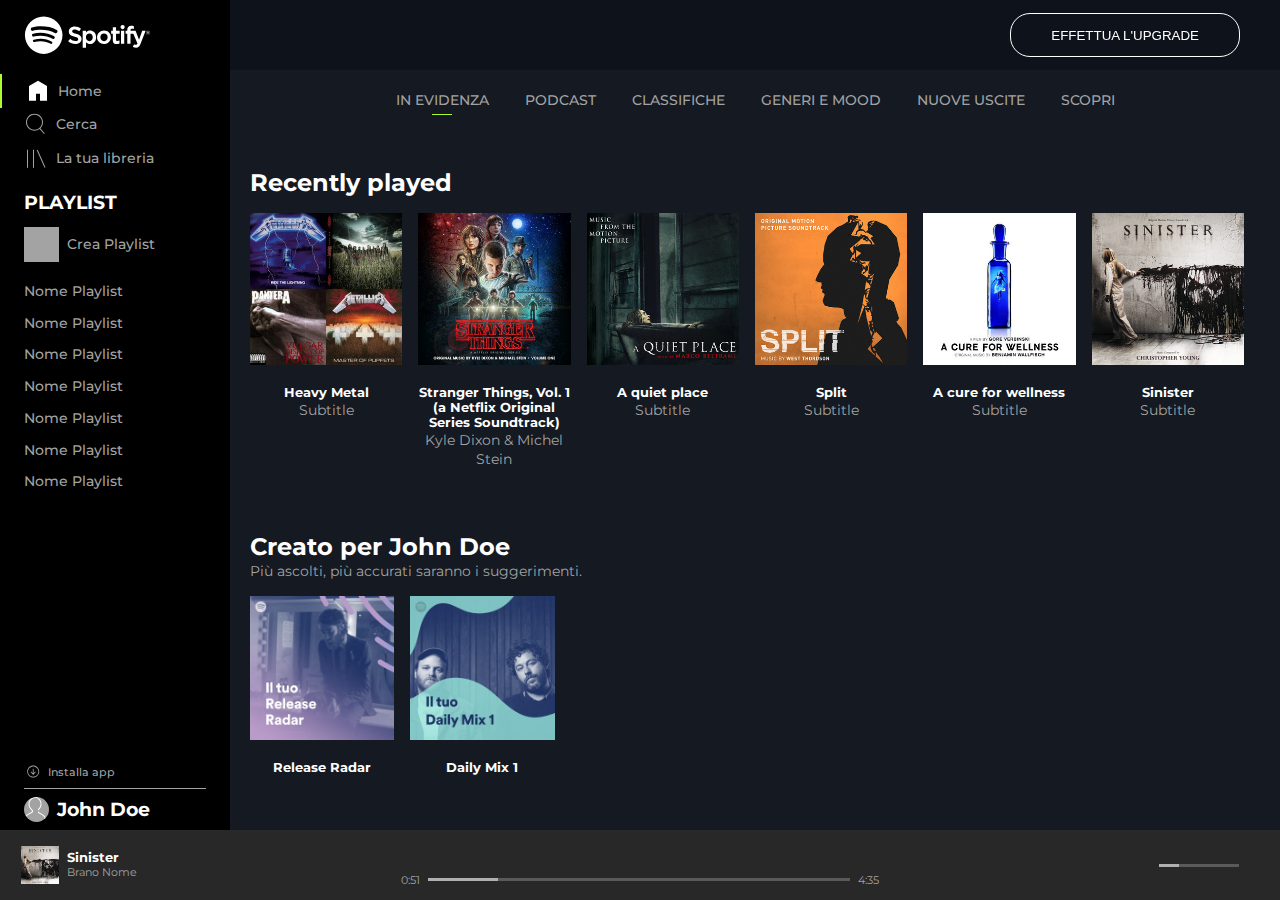
<file: index.html>
<!DOCTYPE html>
<html lang="en">
<head>
    <meta charset="UTF-8">
    <meta http-equiv="X-UA-Compatible" content="IE=edge">
    <meta name="viewport" content="width=device-width, initial-scale=1.0">
    <link rel="preconnect" href="https://fonts.googleapis.com">
    <link rel="preconnect" href="https://fonts.gstatic.com" crossorigin>
    <link
        href="https://fonts.googleapis.com/css2?family=Montserrat:ital,wght@0,100;0,200;0,300;0,400;0,500;0,600;0,700;0,800;0,900;1,100;1,200;1,300;1,400;1,500;1,600;1,700;1,800;1,900&display=swap"
        rel="stylesheet">
    <link rel="stylesheet" href="https://cdnjs.cloudflare.com/ajax/libs/font-awesome/6.0.0-beta2/css/all.min.css"
        integrity="sha512-YWzhKL2whUzgiheMoBFwW8CKV4qpHQAEuvilg9FAn5VJUDwKZZxkJNuGM4XkWuk94WCrrwslk8yWNGmY1EduTA=="
        crossorigin="anonymous" referrerpolicy="no-referrer" />
    <link rel="stylesheet" href="css/style.css">
    <link rel="icon" type="image/png" href="img/favicon.ico">
    <title>Spotify</title>
</head>
<body>
    <!-- container generale -->
    <div class="container">
        <!-- main -->
        <main class="clearfix">
            <!-- colonna sinistra -->
            <div class="col-left float-left flex">
                <!-- parte alta colonna sinistra -->
                <div class="upper-col-left">
                    <div class="spotify-logo">
                        <img class="logo-big" src="img/logo.svg" alt="">
                        <img class="logo-small" src="img/logo-small.svg" alt="">
                    </div>
                    <div class="left-navbar">
                        <ul>
                            <li class="bordered">
                                <a class="flex" href="#">
                                    <svg viewBox="0 0 512 512" xmlns="http://www.w3.org/2000/svg">
                                        <path d="M448 463.746h-149.333v-149.333h-85.334v149.333h-149.333v-315.428l192-111.746 192 110.984v316.19z"/>
                                    </svg>
                                    <span>Home</span>
                                </a>
                            </li>
                            <li>
                                <a class="flex" href="#">
                                    <svg viewBox="0 0 512 512" xmlns="http://www.w3.org/2000/svg">
                                    <path
                                        d="M349.714 347.937l93.714 109.969-16.254 13.969-93.969-109.969q-48.508 36.825-109.207 36.825-36.826 0-70.476-14.349t-57.905-38.603-38.603-57.905-14.349-70.476 14.349-70.476 38.603-57.905 57.905-38.603 70.476-14.349 70.476 14.349 57.905 38.603 38.603 57.905 14.349 70.476q0 37.841-14.73 71.619t-40.889 58.921zM224 377.397q43.428 0 80.254-21.461t58.286-58.286 21.461-80.254-21.461-80.254-58.286-58.285-80.254-21.46-80.254 21.46-58.285 58.285-21.46 80.254 21.46 80.254 58.285 58.286 80.254 21.461z"/>
                                    </svg>
                                    <span>Cerca</span>
                                </a>
                            </li>
                            <li>
                                <a class="flex" href="#">
                                    <svg viewBox="0 0 512 512" xmlns="http://www.w3.org/2000/svg">
                                    <path
                                        d="M291.301 81.778l166.349 373.587-19.301 8.635-166.349-373.587zM64 463.746v-384h21.334v384h-21.334zM192 463.746v-384h21.334v384h-21.334z"/>
                                    </svg>
                                    <span>La tua libreria</span>
                                </a>
                            </li>
                        </ul>
                    </div>
                    <div class="playlist">
                        <h3>Playlist</h3>
                        <div class="create-playlist">
                            <a href="#" class="flex">
                                <div class="plus-container flex">
                                    <i class="fas fa-plus"></i>
                                </div>
                                <span>Crea Playlist</span>
                            </a>
                        </div>
                        <div class="name-playlist">
                            <ul>
                                <li><a href="#"><span>Nome Playlist</span></a></li>
                                <li><a href="#"><span>Nome Playlist</span></a></li>
                                <li><a href="#"><span>Nome Playlist</span></a></li>
                                <li><a href="#"><span>Nome Playlist</span></a></li>
                                <li><a href="#"><span>Nome Playlist</span></a></li>
                                <li><a href="#"><span>Nome Playlist</span></a></li>
                                <li><a href="#"><span>Nome Playlist</span></a></li>
                            </ul>
                        </div>
                    </div>
                </div>
                <!-- /parte alta colonna sinistra -->

                <!-- footer colonna sinistra -->
                <div class="footer-col-left flex">
                    <div class="install-app">
                        <a href="#" class="flex">
                            <svg viewBox="0 0 20 20" xmlns="http://www.w3.org/2000/svg">
                            <title>Download icon</title>
                            <path
                                d="M12 11.657V6h-1v5.65L9.076 9.414l-.758.65 3.183 3.702 3.195-3.7-.758-.653L12 11.657zM11.5 2C7.358 2 4 5.358 4 9.5c0 4.142 3.358 7.5 7.5 7.5 4.142 0 7.5-3.358 7.5-7.5C19 5.358 15.642 2 11.5 2zm0 14C7.916 16 5 13.084 5 9.5S7.916 3 11.5 3 18 5.916 18 9.5 15.084 16 11.5 16z" />
                            </svg>
                            <span>Installa app</span>
                        </a>
                    </div>
                    <div class="user flex">
                        <div class="user-image">

                        </div>
                        <h3>John Doe</h3>
                    </div>
                </div>
                <!-- /footer colonna sinistra -->
            </div>
            <!-- /colonna sinistra -->

            <!-- colonna destra -->
            <div class="col-right float-left">
                <!-- barra fixed "effettua upgrade" -->
                <div class="upgrade fixed flex">
                    <button>Effettua l'upgrade</button>
                </div>
                <!-- /barra fixed "effettua upgrade" -->

                <!-- container colonna destra -->
                <div class="right-container">

                    <!-- navbar -->
                    <div class="right-navbar">
                        <ul class="navbar-ul">
                            <li>
                                <a class="flex" href="#"><span>in evidenza</span>
                                    <div class="green-border"></div>
                                </a>
                            </li>
                            <li><a href="#"><span>podcast</span></a></li>
                            <li><a href="#"><span>classifiche</span></a></li>
                            <li><a href="#"><span>generi e mood</span></a></li>
                            <li><a href="#"><span>nuove uscite</span></a></li>
                            <li><a href="#"><span>scopri</span></a></li>
                        </ul>
                    </div>
                    <!-- /navbar -->

                    <!-- sezione "recently played" -->
                    <div class="section recently-played">
                        <div class="section-title">
                            <h2>Recently played</h2>
                        </div>
                        <ul class="album-container flex">
                            <li class="album">
                                <div class="cover">
                                    <img src="img/metal_lifting.jpg" alt="">
                                    <div class="grey-overlay">
                                        <i class="far fa-play-circle"></i>
                                    </div>
                                </div>
                                <div class="title">
                                    <h3>Heavy Metal</h3>
                                    <span>Subtitle</span>
                                </div>
                            </li>
                            <li class="album">
                                <div class="cover">
                                    <div class="grey-overlay">
                                        <i class="far fa-play-circle"></i>
                                    </div>
                                    <img src="img/stranger.jpeg" alt="">
                                </div>
                                <div class="title">
                                    <h3>Stranger Things, Vol. 1 (a Netflix Original Series Soundtrack)</h3>
                                    <span>Kyle Dixon &amp; Michel Stein</span>
                                </div>
                            </li>
                            <li class="album">
                                <div class="cover">
                                    <div class="grey-overlay">
                                        <i class="far fa-play-circle"></i>
                                    </div>
                                    <img src="img/aquietplace.jpeg" alt="">
                                </div>
                                <div class="title">
                                    <h3>A quiet place</h3>
                                    <span>Subtitle</span>
                                </div>
                            </li>
                            <li class="album">
                                <div class="cover">
                                    <div class="grey-overlay">
                                        <i class="far fa-play-circle"></i>
                                    </div>
                                    <img src="img/split.jpeg" alt="">
                                </div>
                                <div class="title">
                                    <h3>Split</h3>
                                    <span>Subtitle</span>
                                </div>
                            </li>
                            <li class="album">
                                <div class="cover">
                                    <div class="grey-overlay">
                                        <i class="far fa-play-circle"></i>
                                    </div>
                                    <img src="img/cure.jpeg" alt="">
                                </div>
                                <div class="title">
                                    <h3>A cure for wellness</h3>
                                    <span>Subtitle</span>
                                </div>
                            </li>
                            <li class="album">
                                <div class="cover">
                                    <div class="grey-overlay">
                                        <i class="far fa-play-circle"></i>
                                    </div>
                                    <img src="img/sinister.jpeg" alt="">
                                </div>
                                <div class="title">
                                    <h3>Sinister</h3>
                                    <span>Subtitle</span>
                                </div>
                            </li>
                        </ul>
                    </div>
                    <!-- /sezione "recently played" -->

                    <!-- sezione "creato per john doe" -->
                    <div class="section created-for-you">
                        <div class="section-title">
                            <h2>Creato per John Doe</h2>
                            <span>Pi&ugrave; ascolti, pi&ugrave; accurati saranno i suggerimenti.</span>
                        </div>
                        <ul class="album-container flex">
                            <li class="album">
                                <div class="cover">
                                    <div class="grey-overlay">
                                        <i class="far fa-play-circle"></i>
                                    </div>
                                    <img src="img/radar.jpeg" alt="">
                                </div>
                                <div class="title">
                                    <h3>Release Radar</h3>
                                </div>
                            </li>
                            <li class="album">
                                <div class="cover">
                                    <div class="grey-overlay">
                                        <i class="far fa-play-circle"></i>
                                    </div>
                                    <img src="img/mixdaily.jpeg" alt="">
                                </div>
                                <div class="title">
                                    <h3>Daily Mix 1</h3>
                                </div>
                            </li>
                        </ul>
                    </div>
                    <!-- /sezione "creato per john doe" -->

                    <!-- sezione "artisti più popolari" -->
                    <div class="section most-popular">
                        <div class="section-title">
                            <h2>Artisti pi&ugrave; popolari</h2>
                            <span>Pi&ugrave; ascolti, pi&ugrave; accurati saranno i suggerimenti.</span>
                        </div>
                        <ul class="album-container flex">
                            <li class="album">
                                <div class="cover">
                                    <div class="grey-overlay">
                                        <i class="far fa-play-circle"></i>
                                    </div>
                                    <img src="img/youg.jpeg" alt="">
                                </div>
                                <div class="title">
                                    <h3>Lana del Rey</h3>
                                </div>
                            </li>
                            <li class="album">
                                <div class="cover">
                                    <div class="grey-overlay">
                                        <i class="far fa-play-circle"></i>
                                    </div>
                                    <img src="img/einaudi.jpeg" alt="">
                                </div>
                                <div class="title">
                                    <h3>Ludovico Einaudi</h3>
                                </div>
                            </li>
                        </ul>
                    </div>
                    <!-- /sezione "artisti più popolari" -->
                </div>
                <!-- /container colonna destra -->
            </div>
            <!-- /colonna destra -->
        </main>
        <!-- /main -->

        <!-- footer -->
        <footer class="flex">

            <!-- colonna sinistra -->
            <div class="footer-col-left flex">
                <div class="footer-left-content flex">
                    <img src="img/sinister.jpeg" alt="">
                    <div class="song-title flex">
                        <a href="#"><span class="author">Sinister</span></a>
                        <a href="#"><span class="song-name">Brano Nome</span></a>
                    </div>
                </div>
                <div class="footer-right-content flex">
                    <i class="far fa-heart"></i>
                    <i class="far fa-folder"></i>
                </div>
            </div>
            <!-- /colonna sinistra -->

            <!-- colonna centrale -->
            <div class="footer-col-center flex">
                <div class="media-player flex">
                    <i class="fas fa-random"></i>
                    <i class="fas fa-step-backward"></i>
                    <i class="far fa-play-circle"></i>
                    <i class="fas fa-step-forward"></i>
                    <i class="fas fa-redo"></i>
                </div>
                <div class="progress-bar flex">
                    <span>0:51</span>
                    <div class="progress-done flex">
                        <div class="progress-dot"></div>
                    </div>
                    <div class="progress-left"></div>
                    <span>4:35</span>
                </div>
            </div>
            <!-- /colonna centrale -->

            <!-- colonna destra -->
            <div class="footer-col-right flex">
                <i class="fas fa-list-ul"></i>
                <i class="fas fa-desktop"></i>
                <div class="volume-bar flex">
                    <i class="fas fa-volume-up"></i>
                    <div class="volume-done flex">
                        <div class="progress-dot"></div>
                    </div>
                    <div class="volume-left"></div>
                </div>
            </div>
            <!-- /colonna destra -->
        </footer>
        <!-- /footer -->
    </div>
    <!-- /container generale -->
</body>
</html>
</file>
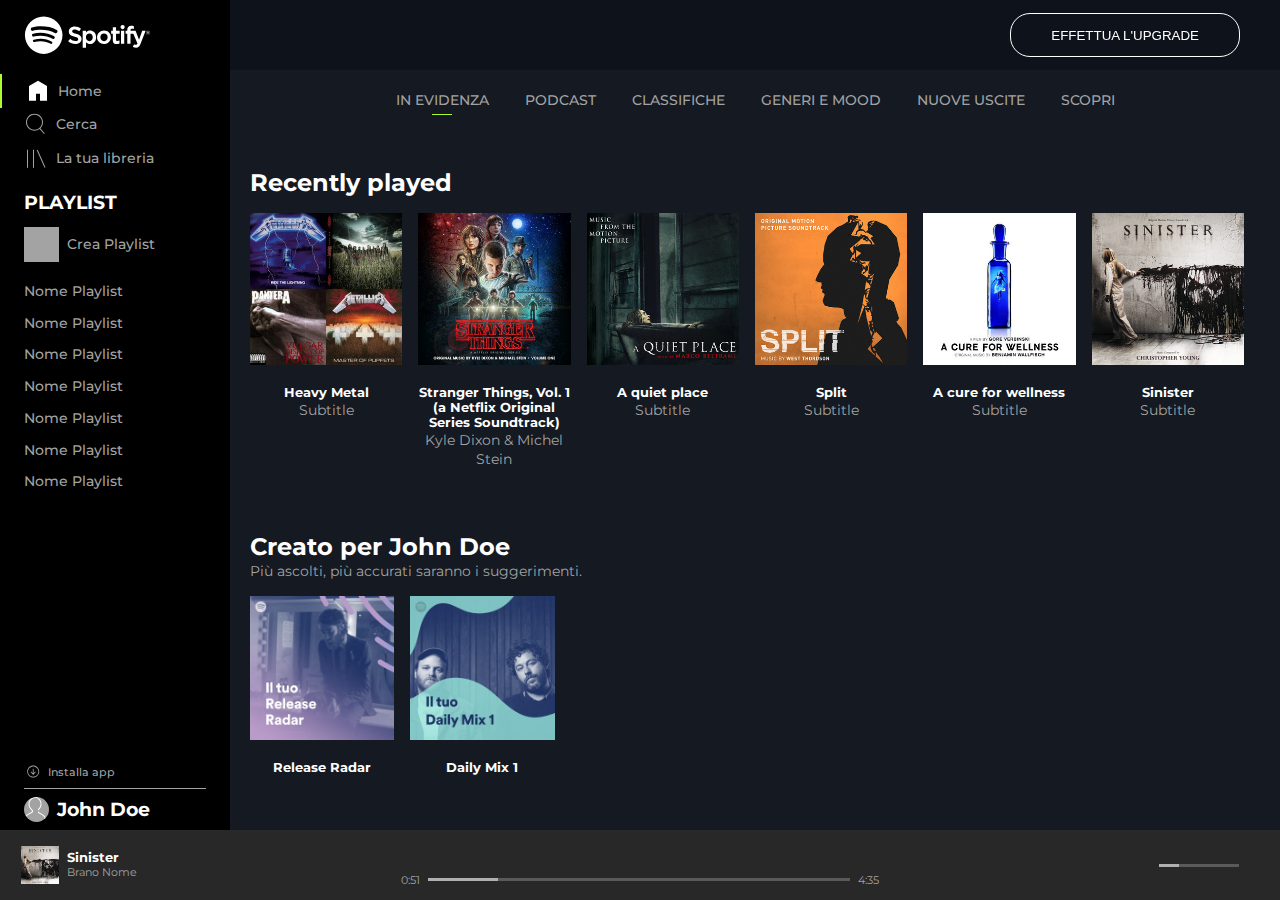
<file: bonus/index.html>
<!DOCTYPE html>
<html lang="en">
<head>
    <meta charset="UTF-8">
    <meta http-equiv="X-UA-Compatible" content="IE=edge">
    <meta name="viewport" content="width=device-width, initial-scale=1.0">
    <link rel="preconnect" href="https://fonts.googleapis.com">
    <link rel="preconnect" href="https://fonts.gstatic.com" crossorigin>
    <link
        href="https://fonts.googleapis.com/css2?family=Montserrat:ital,wght@0,100;0,200;0,300;0,400;0,500;0,600;0,700;0,800;0,900;1,100;1,200;1,300;1,400;1,500;1,600;1,700;1,800;1,900&display=swap"
        rel="stylesheet">
    <link rel="stylesheet" href="https://cdnjs.cloudflare.com/ajax/libs/font-awesome/6.0.0-beta2/css/all.min.css"
        integrity="sha512-YWzhKL2whUzgiheMoBFwW8CKV4qpHQAEuvilg9FAn5VJUDwKZZxkJNuGM4XkWuk94WCrrwslk8yWNGmY1EduTA=="
        crossorigin="anonymous" referrerpolicy="no-referrer" />
    <link rel="stylesheet" href="css/style.css">
    <link rel="icon" type="image/png" href="img/favicon.ico">
    <title>Spotify</title>
</head>
<body>
    <!-- container generale -->
    <div class="container">
        <!-- main -->
        <main class="clearfix">
            <!-- colonna sinistra -->
            <div class="col-left flex">
                <!-- parte alta colonna sinistra -->
                <div class="upper-col-left">
                    <div class="spotify-logo">
                        <img class="logo-big" src="img/logo.svg" alt="">
                        <img class="logo-small" src="img/logo-small.svg" alt="">
                    </div>
                    <div class="left-navbar">
                        <ul>
                            <li class="bordered">
                                <a class="flex" href="#">
                                    <svg viewBox="0 0 512 512" xmlns="http://www.w3.org/2000/svg">
                                        <path d="M448 463.746h-149.333v-149.333h-85.334v149.333h-149.333v-315.428l192-111.746 192 110.984v316.19z"/>
                                    </svg>
                                    <span>Home</span>
                                </a>
                            </li>
                            <li>
                                <a class="flex" href="#">
                                    <svg viewBox="0 0 512 512" xmlns="http://www.w3.org/2000/svg">
                                    <path
                                        d="M349.714 347.937l93.714 109.969-16.254 13.969-93.969-109.969q-48.508 36.825-109.207 36.825-36.826 0-70.476-14.349t-57.905-38.603-38.603-57.905-14.349-70.476 14.349-70.476 38.603-57.905 57.905-38.603 70.476-14.349 70.476 14.349 57.905 38.603 38.603 57.905 14.349 70.476q0 37.841-14.73 71.619t-40.889 58.921zM224 377.397q43.428 0 80.254-21.461t58.286-58.286 21.461-80.254-21.461-80.254-58.286-58.285-80.254-21.46-80.254 21.46-58.285 58.285-21.46 80.254 21.46 80.254 58.285 58.286 80.254 21.461z"/>
                                    </svg>
                                    <span>Cerca</span>
                                </a>
                            </li>
                            <li>
                                <a class="flex" href="#">
                                    <svg viewBox="0 0 512 512" xmlns="http://www.w3.org/2000/svg">
                                    <path
                                        d="M291.301 81.778l166.349 373.587-19.301 8.635-166.349-373.587zM64 463.746v-384h21.334v384h-21.334zM192 463.746v-384h21.334v384h-21.334z"/>
                                    </svg>
                                    <span>La tua libreria</span>
                                </a>
                            </li>
                        </ul>
                    </div>
                    <div class="playlist">
                        <h3>Playlist</h3>
                        <div class="create-playlist">
                            <a href="#" class="flex">
                                <div class="plus-container flex">
                                    <i class="fas fa-plus"></i>
                                </div>
                                <span>Crea Playlist</span>
                            </a>
                        </div>
                        <div class="name-playlist">
                            <ul>
                                <li><a href="#"><span>Nome Playlist</span></a></li>
                                <li><a href="#"><span>Nome Playlist</span></a></li>
                                <li><a href="#"><span>Nome Playlist</span></a></li>
                                <li><a href="#"><span>Nome Playlist</span></a></li>
                                <li><a href="#"><span>Nome Playlist</span></a></li>
                                <li><a href="#"><span>Nome Playlist</span></a></li>
                                <li><a href="#"><span>Nome Playlist</span></a></li>
                            </ul>
                        </div>
                    </div>
                </div>
                <!-- /parte alta colonna sinistra -->

                <!-- footer colonna sinistra -->
                <div class="footer-col-left flex">
                    <div class="install-app">
                        <a href="#" class="flex">
                            <svg viewBox="0 0 20 20" xmlns="http://www.w3.org/2000/svg">
                            <title>Download icon</title>
                            <path
                                d="M12 11.657V6h-1v5.65L9.076 9.414l-.758.65 3.183 3.702 3.195-3.7-.758-.653L12 11.657zM11.5 2C7.358 2 4 5.358 4 9.5c0 4.142 3.358 7.5 7.5 7.5 4.142 0 7.5-3.358 7.5-7.5C19 5.358 15.642 2 11.5 2zm0 14C7.916 16 5 13.084 5 9.5S7.916 3 11.5 3 18 5.916 18 9.5 15.084 16 11.5 16z" />
                            </svg>
                            <span>Installa app</span>
                        </a>
                    </div>
                    <div class="user flex">
                        <div class="user-image">

                        </div>
                        <h3>John Doe</h3>
                    </div>
                </div>
                <!-- /footer colonna sinistra -->
            </div>
            <!-- /colonna sinistra -->

            <!-- colonna destra -->
            <div class="col-right">
                <!-- barra fixed "effettua upgrade" -->
                <div class="upgrade fixed flex">
                    <button>Effettua l'upgrade</button>
                </div>
                <!-- /barra fixed "effettua upgrade" -->

                <!-- container colonna destra -->
                <div class="right-container">

                    <!-- navbar -->
                    <div class="right-navbar">
                        <ul class="navbar-ul">
                            <li>
                                <a class="flex" href="#"><span>in evidenza</span>
                                    <div class="green-border"></div>
                                </a>
                            </li>
                            <li><a href="#"><span>podcast</span></a></li>
                            <li><a href="#"><span>classifiche</span></a></li>
                            <li><a href="#"><span>generi e mood</span></a></li>
                            <li><a href="#"><span>nuove uscite</span></a></li>
                            <li><a href="#"><span>scopri</span></a></li>
                        </ul>
                    </div>
                    <!-- /navbar -->

                    <!-- sezione "recently played" -->
                    <div class="section recently-played">
                        <div class="section-title">
                            <h2>Recently played</h2>
                        </div>
                        <ul class="album-container flex">
                            <li class="album">
                                <div class="cover">
                                    <img src="img/metal_lifting.jpg" alt="">
                                    <div class="grey-overlay">
                                        <i class="far fa-play-circle"></i>
                                    </div>
                                </div>
                                <div class="title">
                                    <h3>Heavy Metal</h3>
                                    <span>Subtitle</span>
                                </div>
                            </li>
                            <li class="album">
                                <div class="cover">
                                    <div class="grey-overlay">
                                        <i class="far fa-play-circle"></i>
                                    </div>
                                    <img src="img/stranger.jpeg" alt="">
                                </div>
                                <div class="title">
                                    <h3>Stranger Things, Vol. 1 (a Netflix Original Series Soundtrack)</h3>
                                    <span>Kyle Dixon &amp; Michel Stein</span>
                                </div>
                            </li>
                            <li class="album">
                                <div class="cover">
                                    <div class="grey-overlay">
                                        <i class="far fa-play-circle"></i>
                                    </div>
                                    <img src="img/aquietplace.jpeg" alt="">
                                </div>
                                <div class="title">
                                    <h3>A quiet place</h3>
                                    <span>Subtitle</span>
                                </div>
                            </li>
                            <li class="album">
                                <div class="cover">
                                    <div class="grey-overlay">
                                        <i class="far fa-play-circle"></i>
                                    </div>
                                    <img src="img/split.jpeg" alt="">
                                </div>
                                <div class="title">
                                    <h3>Split</h3>
                                    <span>Subtitle</span>
                                </div>
                            </li>
                            <li class="album">
                                <div class="cover">
                                    <div class="grey-overlay">
                                        <i class="far fa-play-circle"></i>
                                    </div>
                                    <img src="img/cure.jpeg" alt="">
                                </div>
                                <div class="title">
                                    <h3>A cure for wellness</h3>
                                    <span>Subtitle</span>
                                </div>
                            </li>
                            <li class="album">
                                <div class="cover">
                                    <div class="grey-overlay">
                                        <i class="far fa-play-circle"></i>
                                    </div>
                                    <img src="img/sinister.jpeg" alt="">
                                </div>
                                <div class="title">
                                    <h3>Sinister</h3>
                                    <span>Subtitle</span>
                                </div>
                            </li>
                        </ul>
                    </div>
                    <!-- /sezione "recently played" -->

                    <!-- sezione "creato per john doe" -->
                    <div class="section created-for-you">
                        <div class="section-title">
                            <h2>Creato per John Doe</h2>
                            <span>Pi&ugrave; ascolti, pi&ugrave; accurati saranno i suggerimenti.</span>
                        </div>
                        <ul class="album-container flex">
                            <li class="album">
                                <div class="cover">
                                    <div class="grey-overlay">
                                        <i class="far fa-play-circle"></i>
                                    </div>
                                    <img src="img/radar.jpeg" alt="">
                                </div>
                                <div class="title">
                                    <h3>Release Radar</h3>
                                </div>
                            </li>
                            <li class="album">
                                <div class="cover">
                                    <div class="grey-overlay">
                                        <i class="far fa-play-circle"></i>
                                    </div>
                                    <img src="img/mixdaily.jpeg" alt="">
                                </div>
                                <div class="title">
                                    <h3>Daily Mix 1</h3>
                                </div>
                            </li>
                        </ul>
                    </div>
                    <!-- /sezione "creato per john doe" -->

                    <!-- sezione "artisti più popolari" -->
                    <div class="section most-popular">
                        <div class="section-title">
                            <h2>Artisti pi&ugrave; popolari</h2>
                            <span>Pi&ugrave; ascolti, pi&ugrave; accurati saranno i suggerimenti.</span>
                        </div>
                        <ul class="album-container flex">
                            <li class="album">
                                <div class="cover">
                                    <div class="grey-overlay">
                                        <i class="far fa-play-circle"></i>
                                    </div>
                                    <img src="img/youg.jpeg" alt="">
                                </div>
                                <div class="title">
                                    <h3>Lana del Rey</h3>
                                </div>
                            </li>
                            <li class="album">
                                <div class="cover">
                                    <div class="grey-overlay">
                                        <i class="far fa-play-circle"></i>
                                    </div>
                                    <img src="img/einaudi.jpeg" alt="">
                                </div>
                                <div class="title">
                                    <h3>Ludovico Einaudi</h3>
                                </div>
                            </li>
                        </ul>
                    </div>
                    <!-- /sezione "artisti più popolari" -->
                </div>
                <!-- /container colonna destra -->
            </div>
            <!-- /colonna destra -->
        </main>
        <!-- /main -->

        <!-- footer -->
        <footer class="flex">

            <!-- colonna sinistra -->
            <div class="footer-col-left flex">
                <div class="footer-left-content flex">
                    <img src="img/sinister.jpeg" alt="">
                    <div class="song-title flex">
                        <a href="#"><span class="author">Sinister</span></a>
                        <a href="#"><span class="song-name">Brano Nome</span></a>
                    </div>
                </div>
                <div class="footer-right-content flex">
                    <i class="far fa-heart"></i>
                    <i class="far fa-folder"></i>
                </div>
            </div>
            <!-- /colonna sinistra -->

            <!-- colonna centrale -->
            <div class="footer-col-center flex">
                <div class="media-player flex">
                    <i class="fas fa-random"></i>
                    <i class="fas fa-step-backward"></i>
                    <i class="far fa-play-circle"></i>
                    <i class="fas fa-step-forward"></i>
                    <i class="fas fa-redo"></i>
                </div>
                <div class="progress-bar flex">
                    <span>0:51</span>
                    <div class="progress-done flex">
                        <div class="progress-dot"></div>
                    </div>
                    <div class="progress-left"></div>
                    <span>4:35</span>
                </div>
            </div>
            <!-- /colonna centrale -->

            <!-- colonna destra -->
            <div class="footer-col-right flex">
                <i class="fas fa-list-ul"></i>
                <i class="fas fa-desktop"></i>
                <div class="volume-bar flex">
                    <i class="fas fa-volume-up"></i>
                    <div class="volume-done flex">
                        <div class="progress-dot"></div>
                    </div>
                    <div class="volume-left"></div>
                </div>
            </div>
            <!-- /colonna destra -->
        </footer>
        <!-- /footer -->
    </div>
    <!-- /container generale -->
</body>
</html>
</file>
<file: css/style.css>
:root {
    /* Colors */
    --black: #000000;
    --white: #ffffff;
    --main-background: #141922;
    --upgrade-background: rgba(8, 11, 18, 0.5);
    --footer-background: #282828;
    --grey-text: #A3A3A3;
    --green: #ADFC30;
    --footer-bar: #5A5A5A;
    --footer-done-bar: #B0B0B0;

    /* width */
    --left-col-width-md: 230px;
    --left-col-width-xs: 50px;
    --footer-little-col: 200px;

    /* height */
    --footer-height: 70px;
    --upgrade-height: 70px;
    --name-playlist-height: 30vh;
}

/* General */
* {
    margin: 0;
    padding: 0;
    box-sizing: border-box;
}

html {
    font-size: 100%;
    font-family: 'Montserrat', sans-serif;
}

body {
    width: 100%;
    height: 100vh;
}

a {
    text-decoration: none;
    color: var(--grey-text);
    display: inline-block;
    height: 100%;
    width: 100%;
}

ul {
    list-style-type: none;
}

span {
    font-size: 0.9em;
    color: var(--grey-text);
}

.col-left span {
    font-weight: 500;
}

body .container {
    width: 100%;
    height: 100vh;
}

.clearfix::after {
    content: '';
    display: table;
    clear: both;
}

.fixed {
    position: fixed;
}

.flex {
    display: flex;
}

.float-left {
    float: left;
}

main svg {
    width: 1.5em;
    margin-right: 0.5em;
    fill: var(--grey-text);
}

main a:hover svg {
    fill: var(--white);
}

main a:hover span {
    color: var(--white);
}

/* Main */
main {
    height: calc(100% - var(--footer-height));
    background-color: var(--main-background);
    /* align-items: stretch; */
}

main .col-left {
    flex-direction: column;
    justify-content: space-between;
    width: var(--left-col-width-md);
    height: 100%;
    background-color: var(--black);
    color: var(--grey-text);
    overflow: hidden;
}

main .col-right {
    height: 100%;
    width: calc(100% - var(--left-col-width-md));
    position: relative;
    color: var(--white);
    overflow: auto;
}

/* Colonna sinistra - parte superiore */
main .col-left .spotify-logo img {
    height: 70px;
    padding: 1em 1.5em;
}

main .col-left .spotify-logo .logo-small {
    display: none;
    height: 30px;
    padding: 0;
}

main .col-left .left-navbar a {
    padding: 0.3em 1.5em;
}

main .col-left a.flex {
    align-items: center;
}

main .col-left .left-navbar li.bordered {
    border-left: 2px solid var(--green);
}

main .col-left .left-navbar li.bordered svg {
    fill: var(--white);
}

main h3 {
    color: var(--white);
    /* font-size: 0.9em; */
}

main .col-left .playlist h3 {
    text-transform: uppercase;
}

main .col-left .playlist {
    padding: 1em 1.5em;
}

main .col-left .playlist .create-playlist {
    margin: 0.8em 0;
}

main .col-left .playlist .plus-container {
    height: 35px;
    width: 35px;
    justify-content: center;
    align-items: center;
    background-color: var(--grey-text);
    margin-right: 0.5em;
}

main .col-left .playlist .plus-container i {
    color: var(--black);
    font-size: 1.2em;
}

main .col-left .playlist .name-playlist {
    height: var(--name-playlist-height);
    overflow: auto;
}

main .col-left .playlist .name-playlist li>a {
    padding: 0.4em 0;
}

main .col-left a:hover div.plus-container {
    background-color: var(--white);
}

/* Colonna sinistra - parte inferiore */
main .col-left .footer-col-left {
    flex-direction: column;
    padding: 0.5em 1.5em;
}

main .col-left .footer-col-left svg {
    width: 1em;
    margin-right: 0.5em;
}

main .col-left .footer-col-left .user,
main .col-left .footer-col-left .a {
    align-items: center;
}

main .col-left .footer-col-left .install-app {
    padding-bottom: 0.5em;
    border-bottom: 1px solid var(--grey-text);
}

main .col-left .footer-col-left .user {
    padding-top: 0.5em;
}

main .col-left .footer-col-left .user-image {
    height: 25px;
    width: 25px;
    margin-right: 0.5em;
    border-radius: 100%;
    background-color: var(--grey-text);
    background-image: url(../img/profile.svg);
}

main .col-left .footer-col-left .install-app span {
    font-size: 0.7em;
}

/* Colonna destra */
main .col-right .right-container {
    margin: 90px 20px 20px 20px;
}

/* Barra fixed "effettua upgrade" */
.col-right .upgrade {
    z-index: 9999;
    top: 0;
    right: 0;
    height: var(--upgrade-height);
    width: calc(100% - var(--left-col-width-md));
    background-color: var(--upgrade-background);
    justify-content: flex-end;
}

.col-right .upgrade button {
    margin: 1em 3em;
    border-radius: 20px;
    padding: 0 3em;
    text-transform: uppercase;
    background-color: transparent;
    color: var(--white);
    border: 1px solid var(--white);
    cursor: pointer;
}

.col-right .upgrade button:hover {
    transform: scale(1.2);
}

/* Navbar */
.col-right .right-container .right-navbar {
    text-align: center;
}

.col-right .right-container .navbar-ul li {
    display: inline-block;
    text-transform: uppercase;
    margin: 0 1em;
    padding-bottom: 1em;
    font-weight: 500;
}

.col-right .right-container .navbar-ul .flex {
    flex-direction: column;
    align-items: center;
}

.col-right .right-container .navbar-ul .green-border {
    height: 1px;
    width: 20px;
    background-color: var(--green);
    margin: 0.3em 0;
}

/* Sezioni */
.col-right .right-container .section {
    padding: 2em 0;
}

.col-right .right-container .section h3 {
    font-size: 0.8em;
}

.col-right .right-container .section-title {
    margin-bottom: 1em;
}

.col-right .right-container .album-container {
    justify-content: space-between;
}

.col-right .right-container .album-container .album {
    text-align: center;
    min-width: 140px;
    max-width: 250px;
    padding-right: 1em;
}

.col-right .right-container .recently-played .album-container .album {
    width: calc(100% / 6);
}

.col-right .right-container .cover {
    position: relative;
}

.col-right .right-container .cover img {
    width: 100%;
}

.col-right .right-container .cover .grey-overlay {
    display: none;
    position: absolute;
    top: 0;
    right: 0;
    height: calc(100% - 4px);
    width: 100%;
    padding-bottom: 4px;
    background-color: rgba(8, 11, 18, 0.5);
}

.col-right .right-container .cover:hover .grey-overlay {
    display: flex;
    justify-content: center;
    align-items: center;
}

.col-right .right-container .cover .grey-overlay i {
    font-size: 4em;
}

.col-right .right-container .title {
    margin-top: 1em;
}

/* Sezioni "creato per john doe" e "artisti più popolari" */
.col-right .right-container .created-for-you .album-container,
.col-right .right-container .most-popular .album-container {
    width: calc((100% / 3) - 1em);
}

.col-right .right-container .most-popular .album {
    width: 50%;
}

.col-right .right-container .most-popular .cover img {
    border-radius: 100%;
}

.col-right .right-container .most-popular .cover:hover 
.grey-overlay {
    border-radius: 100%;
}

/* Footer */
footer {
    height: var(--footer-height);
    background-color: var(--footer-background);
}

footer i {
    cursor: pointer;
}

footer .footer-col-left,
footer .footer-col-center,
footer .footer-col-right {
    height: 100%;
}

footer .footer-col-left,
footer .footer-col-right {
    width: var(--footer-little-col);
}

footer .footer-col-center {
    width: calc(100% - (var(--footer-little-col)*2));
    flex-direction: column;
    padding: 0.8em 0;
}

footer .footer-col-left {
    padding: 1em 0;
    align-items: center;
    justify-content: center;
}

footer .footer-col-right {
    padding: 1em 0;
    align-items: center;
    justify-content: center;
}

footer .progress-dot {
    display: none;
    width: 12px;
    height: 12px;
    border-radius: 100%;
    background-color: var(--white);
}

/* Footer - colonna sinistra */
footer .footer-col-left .footer-left-content,
footer .footer-col-left .footer-right-content {
    height: 100%;
    align-items: center;
}

footer .footer-col-left .footer-left-content {
    margin-right: 1em;
}

footer .footer-col-left img {
    height: 100%;
    padding-right: 0.5em;
}

footer .footer-col-left .song-title {
    flex-direction: column;
}

footer .footer-col-left a {
    line-height: 0.8em;
}

footer .footer-col-left span.author {
    color: var(--white);
    font-size: 0.8em;
    font-weight: bold;
}

footer .footer-col-left span.song-name {
    font-size: 0.7em;
}

footer .footer-col-left span.song-name:hover {
    text-decoration: underline;
    color: white;
}

footer .footer-col-left i {
    color: var(--grey-text);
    margin: 0 0.5em;
    font-size: 0.8em;
}

footer .footer-col-left i:hover {
    color: var(--white);
}

/* Footer - colonna centrale */
footer .footer-col-center .media-player,
footer .footer-col-center .progress-bar {
    justify-content: center;
    align-items: center;
    width: 100%;
}

footer .footer-col-center span {
    font-size: 0.7em;
}

footer .footer-col-center .media-player {
    height: 60%;
}

footer .footer-col-center .progress-bar {
    height: 40%;
    margin-top: 0.5em;
}

footer .footer-col-center i {
    color: var(--white);
    margin: 0 0.5em;
}

footer .footer-col-center i.fa-play-circle {
    font-size: 1.8em;
}

footer .footer-col-center i.fa-play-circle:hover {
    transform: scale(1.1);
}

footer .footer-col-center .progress-done {
    height: 3px;
    width: 8%;
    background-color: var(--footer-done-bar);
    margin-left: 0.5em;
    align-items: center;
    justify-content: flex-end;
}

footer .footer-col-center .progress-left {
    height: 3px;
    width: 40%;
    background-color: var(--footer-bar);
    margin-right: 0.5em;
}

footer .footer-col-center .progress-bar:hover .progress-done {
    background-color: var(--green);
}

footer .footer-col-center .progress-bar:hover .progress-dot {
    display: inline-block;
}

/* Footer - colonna destra */
footer .footer-col-right i {
    color: var(--white);
    margin: 0 0.5em;
    font-size: 0.8em;
}

footer .footer-col-right .volume-bar {
    align-items: center;
}

footer .footer-col-right .volume-done {
    height: 3px;
    width: 20px;
    background-color: var(--footer-done-bar);
    margin-left: 0.5em;
    align-items: center;
    justify-content: flex-end;
}

footer .footer-col-right .volume-left {
    height: 3px;
    width: 60px;
    background-color: var(--footer-bar);
    margin-right: 0.5em;
}

footer .footer-col-right .volume-bar:hover .volume-done {
    background-color: var(--green);
}

footer .footer-col-right .volume-bar:hover .progress-dot {
    display: inline-block;
}

/* Media query md */
@media screen and (max-width: 1100px) {
    .col-right .right-container .recently-played .album-container {
        flex-wrap: wrap;
        justify-content: flex-start;
    }

    .col-right .right-container .album-container .album {
        text-align: center;
        min-width: 100px;
        max-width: 250px;
        padding-right: 1em;
    }

    .col-right .right-container .recently-played .album-container .album {
        width: calc(100% / 4);
        margin-bottom: 1em;
    }
    .col-right .right-container .created-for-you .album-container,
    .col-right .right-container .most-popular .album-container {
        width: calc(100% / 2);
    }
}

/* Media query s */
@media screen and (max-width: 700px) {
    .col-right .right-container .recently-played .album-container .album {
        width: calc(100% / 2);
        margin-bottom: 1em;
    }

    .col-right .right-container .created-for-you .album-container,
    .col-right .right-container .most-popular .album-container {
        width: 100%;
    }
    
}

/* Media query xs */
@media screen and (max-width: 600px) {
    main .col-left {
        width: var(--left-col-width-xs);
    }

    main .col-right {
        width: calc(100% - var(--left-col-width-xs));
    }

    main .col-right .upgrade {
        width: calc(100% - var(--left-col-width-xs));
    }

    main .col-left .spotify-logo {
        display: flex;
        justify-content: center;
        margin: 0.5em 0;
    }

    main .col-left .spotify-logo .logo-big {
    display: none;
    }

    main .col-left .spotify-logo .logo-small {
    display: inline-block;
    }

    main .col-left .left-navbar {
        display: flex;
        justify-content: center;
    }

    main .col-left .left-navbar a {
        padding: 0.3em 0;
    }

    main .col-left .left-navbar li.bordered {
        border-left: none;
    }

    main svg {
        width: 1.5em;
        margin-right: 0;
        fill: var(--grey-text);
    }

    main .col-left .footer-col-left {
        padding: 0;
        align-items: center;
    }

    main .col-left .footer-col-left svg {
        width: 1em;
        margin-right: 0;
    }

    main .col-left .footer-col-left .install-app {
        border-bottom: none;
    }

    main .col-left a.flex {
        justify-content: center;
    }

    main .col-left .footer-col-left .user-image {
        margin-right: 0;
    }

    main .col-left a>span {
        display: none;
    }

    main .col-left h3 {
        display: none;
    }

    main .col-left .upper-col-left .playlist {
        display: none;
    }
}
</file>
<file: bonus/css/style.css>
:root {
    /* Colors */
    --black: #000000;
    --white: #ffffff;
    --main-background: #141922;
    --upgrade-background: rgba(8, 11, 18, 0.5);
    --footer-background: #282828;
    --grey-text: #A3A3A3;
    --green: #ADFC30;
    --footer-bar: #5A5A5A;
    --footer-done-bar: #B0B0B0;

    /* width */
    --left-col-width-md: 230px;
    --left-col-width-xs: 50px;
    --footer-little-col: 200px;

    /* height */
    --footer-height: 70px;
    --upgrade-height: 70px;
    --name-playlist-height: 30vh;
}

/* General */
* {
    margin: 0;
    padding: 0;
    box-sizing: border-box;
}

html {
    font-size: 100%;
    font-family: 'Montserrat', sans-serif;
}

body {
    width: 100%;
    height: 100vh;
}

a {
    text-decoration: none;
    color: var(--grey-text);
    display: inline-block;
    height: 100%;
    width: 100%;
}

ul {
    list-style-type: none;
}

span {
    font-size: 0.9em;
    color: var(--grey-text);
}

.col-left span {
    font-weight: 500;
}

body .container {
    width: 100%;
    height: 100vh;
}

.mt-1em {
    margin-top: 1em;
}

.clearfix::after {
    content: '';
    display: table;
    clear: both;
}

.fixed {
    position: fixed;
}

.flex {
    display: flex;
}

main svg {
    width: 1.5em;
    margin-right: 0.5em;
    fill: var(--grey-text);
}

main a:hover svg {
    fill: var(--white);
}

main a:hover span {
    color: var(--white);
}

/* Main */
main {
    height: calc(100% - var(--footer-height));
    background-color: var(--main-background);
    /* align-items: stretch; */
}

main .col-left {
    float: left;
    flex-direction: column;
    justify-content: space-between;
    width: var(--left-col-width-md);
    height: 100%;
    background-color: var(--black);
    color: var(--grey-text);
    overflow: hidden;
}

main .col-right {
    float: left;
    height: 100%;
    width: calc(100% - var(--left-col-width-md));
    position: relative;
    color: var(--white);
    overflow: auto;
}

/* Colonna sinistra - parte superiore */
main .col-left .spotify-logo img {
    height: 70px;
    padding: 1em 1.5em;
}

main .col-left .spotify-logo .logo-small {
    display: none;
    height: 30px;
    padding: 0;
}

main .col-left .left-navbar a {
    padding: 0.3em 1.5em;
}

main .col-left a.flex {
    align-items: center;
}

main .col-left .left-navbar li.bordered {
    border-left: 2px solid var(--green);
}

main .col-left .left-navbar li.bordered svg {
    fill: var(--white);
}

main h3 {
    color: var(--white);
    /* font-size: 0.9em; */
}

main .col-left .playlist h3 {
    text-transform: uppercase;
}

main .col-left .playlist {
    padding: 1em 1.5em;
}

main .col-left .playlist .create-playlist {
    margin: 0.8em 0;
}

main .col-left .playlist .plus-container {
    height: 35px;
    width: 35px;
    justify-content: center;
    align-items: center;
    background-color: var(--grey-text);
    margin-right: 0.5em;
}

main .col-left .playlist .plus-container i {
    color: var(--black);
    font-size: 1.2em;
}

main .col-left .playlist .name-playlist {
    height: var(--name-playlist-height);
    overflow: auto;
}

main .col-left .playlist .name-playlist li>a {
    padding: 0.4em 0;
}

main .col-left a:hover div.plus-container {
    background-color: var(--white);
}

/* Colonna sinistra - parte inferiore */
main .col-left .footer-col-left {
    flex-direction: column;
    padding: 0.5em 1.5em;
}

main .col-left .footer-col-left svg {
    width: 1em;
    margin-right: 0.5em;
}

main .col-left .footer-col-left .user,
main .col-left .footer-col-left .a {
    align-items: center;
}

main .col-left .footer-col-left .install-app {
    padding-bottom: 0.5em;
    border-bottom: 1px solid var(--grey-text);
}

main .col-left .footer-col-left .user {
    padding-top: 0.5em;
}

main .col-left .footer-col-left .user-image {
    height: 25px;
    width: 25px;
    margin-right: 0.5em;
    border-radius: 100%;
    background-color: var(--grey-text);
    background-image: url(../img/profile.svg);
}

main .col-left .footer-col-left .install-app span {
    font-size: 0.7em;
}

/* Colonna destra */
main .col-right .right-container {
    margin: 90px 20px 20px 20px;
}

/* Barra fixed "effettua upgrade" */
.col-right .upgrade {
    z-index: 9999;
    top: 0;
    right: 0;
    height: var(--upgrade-height);
    width: calc(100% - var(--left-col-width-md));
    background-color: var(--upgrade-background);
    justify-content: flex-end;
}

.col-right .upgrade button {
    margin: 1em 3em;
    border-radius: 20px;
    padding: 0 3em;
    text-transform: uppercase;
    background-color: transparent;
    color: var(--white);
    border: 1px solid var(--white);
    cursor: pointer;
}

.col-right .upgrade button:hover {
    transform: scale(1.2);
}

/* Navbar */
.col-right .right-container .right-navbar {
    text-align: center;
}

.col-right .right-container .navbar-ul li {
    display: inline-block;
    text-transform: uppercase;
    margin: 0 1em;
    padding-bottom: 1em;
    font-weight: 500;
}

.col-right .right-container .navbar-ul .flex {
    flex-direction: column;
    align-items: center;
}

.col-right .right-container .navbar-ul .green-border {
    height: 1px;
    width: 20px;
    background-color: var(--green);
    margin: 0.3em 0;
}

/* Sezioni */
.col-right .right-container .section {
    padding: 2em 0;
}

.col-right .right-container .section h3 {
    font-size: 0.8em;
}

.col-right .right-container .section-title {
    margin-bottom: 1em;
}

.col-right .right-container .album-container {
    justify-content: space-between;
}

.col-right .right-container .album-container .album {
    text-align: center;
    min-width: 140px;
    max-width: 250px;
    padding-right: 1em;
}

.col-right .right-container .recently-played .album-container .album {
    width: calc(100% / 6);
}

.col-right .right-container .cover {
    position: relative;
}

.col-right .right-container .cover img {
    width: 100%;
}

.col-right .right-container .cover .grey-overlay {
    display: none;
    position: absolute;
    top: 0;
    right: 0;
    height: calc(100% - 4px);
    width: 100%;
    padding-bottom: 4px;
    background-color: rgba(8, 11, 18, 0.5);
}

.col-right .right-container .cover:hover .grey-overlay {
    display: flex;
    justify-content: center;
    align-items: center;
}

.col-right .right-container .cover .grey-overlay i {
    font-size: 4em;
}

.col-right .right-container .title {
    margin-top: 1em;
}

/* Sezioni "creato per john doe" e "artisti più popolari" */
.col-right .right-container .created-for-you .album-container,
.col-right .right-container .most-popular .album-container {
    width: calc((100% / 3) - 1em);
}

.col-right .right-container .most-popular .album {
    width: 50%;
}

.col-right .right-container .most-popular .cover img {
    border-radius: 100%;
}

.col-right .right-container .most-popular .cover:hover 
.grey-overlay {
    border-radius: 100%;
}

/* Footer */
footer {
    height: var(--footer-height);
    background-color: var(--footer-background);
}

footer i {
    cursor: pointer;
}

footer .footer-col-left,
footer .footer-col-center,
footer .footer-col-right {
    height: 100%;
}

footer .footer-col-left,
footer .footer-col-right {
    width: var(--footer-little-col);
}

footer .footer-col-center {
    width: calc(100% - (var(--footer-little-col)*2));
    flex-direction: column;
    padding: 0.8em 0;
}

footer .footer-col-left {
    padding: 1em 0;
    align-items: center;
    justify-content: center;
}

footer .footer-col-right {
    padding: 1em 0;
    align-items: center;
    justify-content: center;
}

footer .progress-dot {
    display: none;
    width: 12px;
    height: 12px;
    border-radius: 100%;
    background-color: var(--white);
}

/* Footer - colonna sinistra */
footer .footer-col-left .footer-left-content,
footer .footer-col-left .footer-right-content {
    height: 100%;
    align-items: center;
}

footer .footer-col-left .footer-left-content {
    margin-right: 1em;
}

footer .footer-col-left img {
    height: 100%;
    padding-right: 0.5em;
}

footer .footer-col-left .song-title {
    flex-direction: column;
}

footer .footer-col-left a {
    line-height: 0.8em;
}

footer .footer-col-left span.author {
    color: var(--white);
    font-size: 0.8em;
    font-weight: bold;
}

footer .footer-col-left span.song-name {
    font-size: 0.7em;
}

footer .footer-col-left span.song-name:hover {
    text-decoration: underline;
    color: white;
}

footer .footer-col-left i {
    color: var(--grey-text);
    margin: 0 0.5em;
    font-size: 0.8em;
}

footer .footer-col-left i:hover {
    color: var(--white);
}

/* Footer - colonna centrale */
footer .footer-col-center .media-player,
footer .footer-col-center .progress-bar {
    justify-content: center;
    align-items: center;
    width: 100%;
}

footer .footer-col-center span {
    font-size: 0.7em;
}

footer .footer-col-center .media-player {
    height: 60%;
}

footer .footer-col-center .progress-bar {
    height: 40%;
    margin-top: 0.5em;
}

footer .footer-col-center i {
    color: var(--white);
    margin: 0 0.5em;
}

footer .footer-col-center i.fa-play-circle {
    font-size: 1.8em;
}

footer .footer-col-center i.fa-play-circle:hover {
    transform: scale(1.1);
}

footer .footer-col-center .progress-done {
    height: 3px;
    width: 8%;
    background-color: var(--footer-done-bar);
    margin-left: 0.5em;
    align-items: center;
    justify-content: flex-end;
}

footer .footer-col-center .progress-left {
    height: 3px;
    width: 40%;
    background-color: var(--footer-bar);
    margin-right: 0.5em;
}

footer .footer-col-center .progress-bar:hover .progress-done {
    background-color: var(--green);
}

footer .footer-col-center .progress-bar:hover .progress-dot {
    display: inline-block;
}

/* Footer - colonna destra */
footer .footer-col-right i {
    color: var(--white);
    margin: 0 0.5em;
    font-size: 0.8em;
}

footer .footer-col-right .volume-bar {
    align-items: center;
}

footer .footer-col-right .volume-done {
    height: 3px;
    width: 20px;
    background-color: var(--footer-done-bar);
    margin-left: 0.5em;
    align-items: center;
    justify-content: flex-end;
}

footer .footer-col-right .volume-left {
    height: 3px;
    width: 60px;
    background-color: var(--footer-bar);
    margin-right: 0.5em;
}

footer .footer-col-right .volume-bar:hover .volume-done {
    background-color: var(--green);
}

footer .footer-col-right .volume-bar:hover .progress-dot {
    display: inline-block;
}

/* Media query md */
@media screen and (max-width: 1100px) {
    .col-right .right-container .recently-played .album-container {
        flex-wrap: wrap;
        justify-content: flex-start;
    }

    .col-right .right-container .album-container .album {
        text-align: center;
        min-width: 100px;
        max-width: 250px;
        padding-right: 1em;
    }

    .col-right .right-container .recently-played .album-container .album {
        width: calc(100% / 4);
        margin-bottom: 1em;
    }
    .col-right .right-container .created-for-you .album-container,
    .col-right .right-container .most-popular .album-container {
        width: calc(100% / 2);
    }
}

/* Media query s */
@media screen and (max-width: 700px) {
    .col-right .right-container .recently-played .album-container .album {
        width: calc(100% / 2);
        margin-bottom: 1em;
    }

    .col-right .right-container .created-for-you .album-container,
    .col-right .right-container .most-popular .album-container {
        width: 100%;
    }
}

/* Media query xs */
@media screen and (max-width: 600px) {
    main .col-left {
        width: var(--left-col-width-xs);
    }

    main .col-right {
        width: calc(100% - var(--left-col-width-xs));
    }

    main .col-right .upgrade {
        width: calc(100% - var(--left-col-width-xs));
    }

    main .col-left .spotify-logo {
        display: flex;
        justify-content: center;
        margin: 0.5em 0;
    }

    main .col-left .spotify-logo .logo-big {
    display: none;
    }

    main .col-left .spotify-logo .logo-small {
    display: inline-block;
    }

    main .col-left .left-navbar {
        display: flex;
        justify-content: center;
    }

    main .col-left .left-navbar a {
        padding: 0.3em 0;
    }

    main .col-left .left-navbar li.bordered {
        border-left: none;
    }

    main svg {
        width: 1.5em;
        margin-right: 0;
        fill: var(--grey-text);
    }

    main .col-left .footer-col-left {
        padding: 0;
        align-items: center;
    }

    main .col-left .footer-col-left svg {
        width: 1em;
        margin-right: 0;
    }

    main .col-left .footer-col-left .install-app {
        border-bottom: none;
    }

    main .col-left a.flex {
        justify-content: center;
    }

    main .col-left .footer-col-left .user-image {
        margin-right: 0;
    }

    main .col-left a>span {
        display: none;
    }

    main .col-left h3 {
        display: none;
    }

    main .col-left .upper-col-left .playlist {
        display: none;
    }
}

@media screen and (max-width: 580px) {
    footer .footer-col-left,
    footer .footer-col-right {
        width: 150px;
}

    footer .footer-col-center {
        width: calc(100% - (150px*2));
        flex-direction: column;
        padding: 0.8em 0;
    }

    footer .footer-col-left .footer-right-content {
        display: none;
    }

    footer .footer-col-right>i {
        display: none;
    }
}

@media screen and (max-width: 470px) {
    footer .footer-col-left,
    footer .footer-col-right {
        width: 60px;    
    }

    footer .footer-col-left {
        justify-content: flex-start;
    }

    footer .footer-col-center {
        width: calc(100% - (60px*2));
        flex-direction: column;
        padding: 0.8em 0;
    }

    footer .footer-col-left .footer-left-content {
        margin: 0;
    }

    footer .footer-col-left img {
        padding: 0 0.5em;
    }

    footer .footer-col-left .song-title {
        display: none;
    }

    footer .footer-col-left .footer-right-content {
        display: none;
    }

    footer .footer-col-right>i {
        display: none;
    }

    footer .footer-col-right .volume-done,
    footer .footer-col-right .volume-left {
        display: none;
    }
}

@media screen and (max-height: 140px) {
    .col-right .upgrade {
        display: none;
    }
}
</file>
